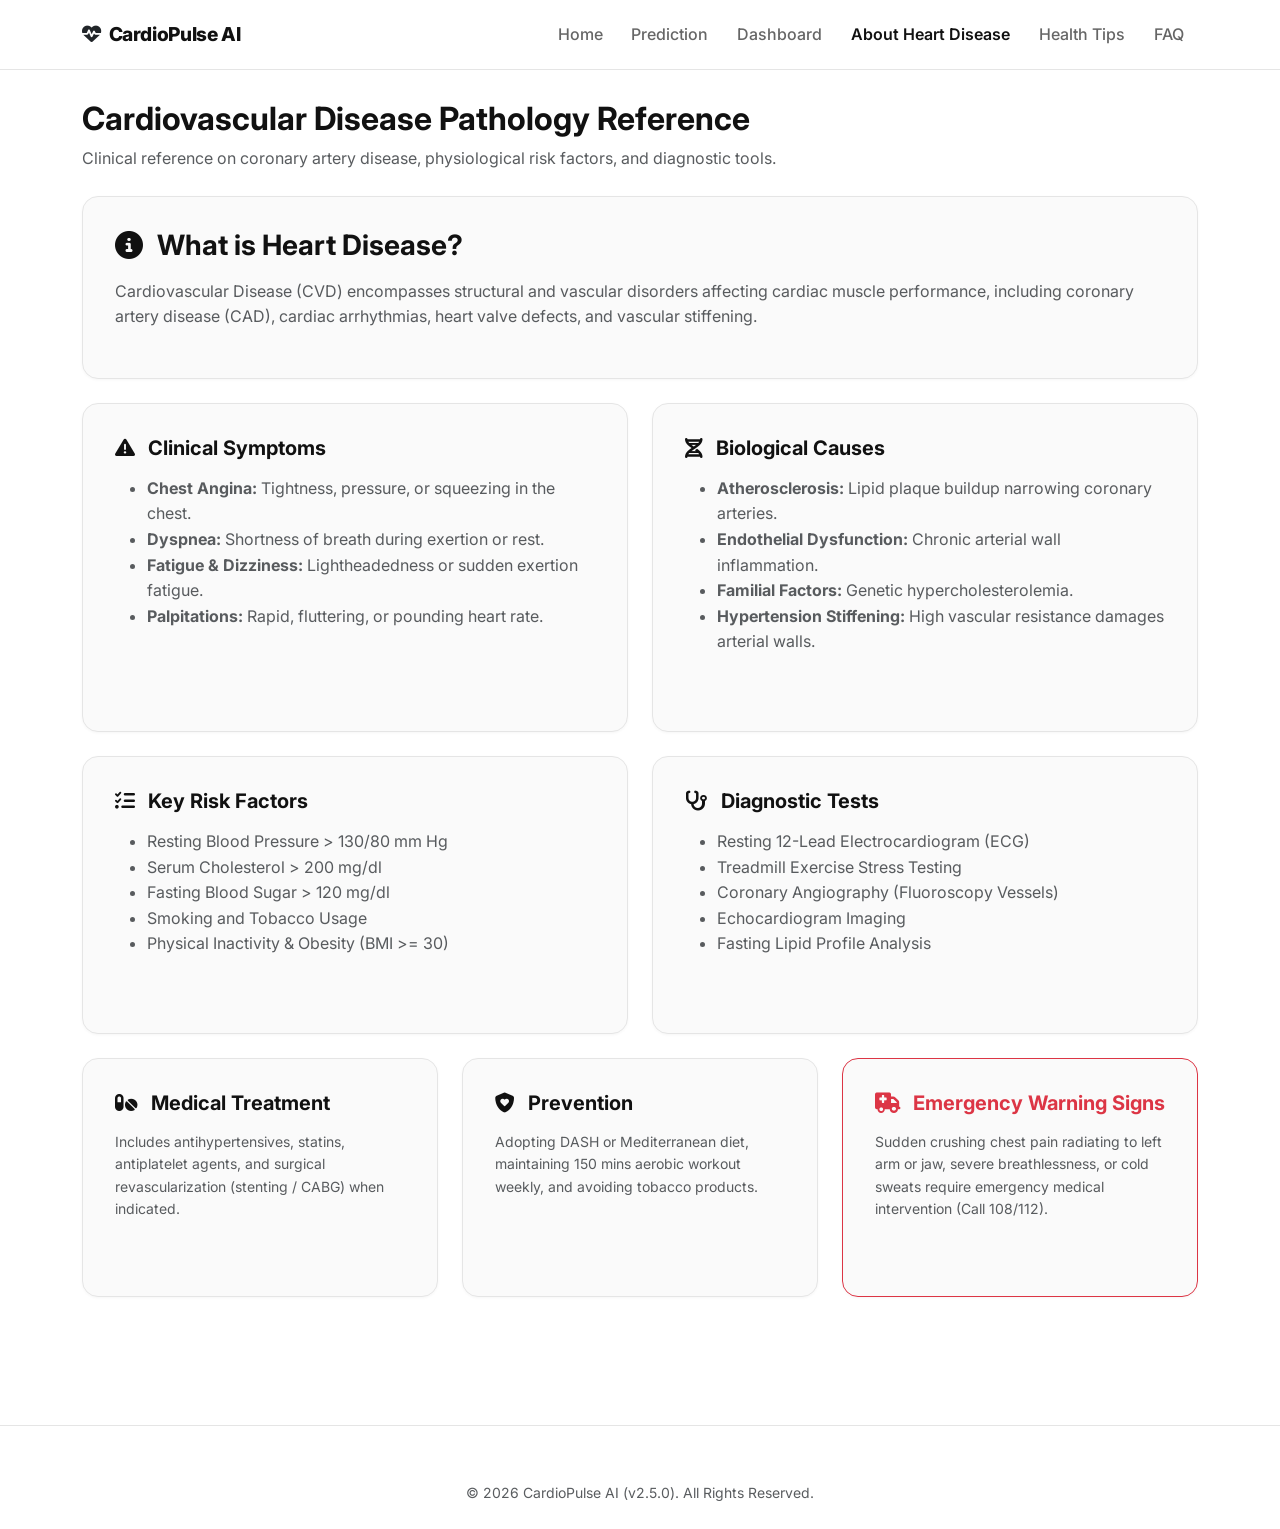
<file: frontend/about.html>
<!DOCTYPE html>
<html lang="en">
<head>
    <meta charset="UTF-8">
    <meta name="viewport" content="width=device-width, initial-scale=1.0">
    <title>About Heart Disease — CardioPulse AI</title>
    <link href="https://cdn.jsdelivr.net/npm/bootstrap@5.3.0/dist/css/bootstrap.min.css" rel="stylesheet">
    <link rel="stylesheet" href="https://cdnjs.cloudflare.com/ajax/libs/font-awesome/6.4.0/css/all.min.css">
    <link href="https://unpkg.com/aos@2.3.1/dist/aos.css" rel="stylesheet">
    <link rel="stylesheet" href="css/style.css">
</head>
<body>

    <!-- Sticky Navbar -->
    <nav class="navbar navbar-expand-lg navbar-custom fixed-top">
        <div class="container">
            <a class="navbar-brand" href="index.html">
                <i class="fa-solid fa-heart-pulse text-dark me-2"></i>CardioPulse AI
            </a>
            <button class="navbar-toggler" type="button" data-bs-toggle="collapse" data-bs-target="#navbarNav">
                <span class="navbar-toggler-icon"></span>
            </button>
            <div class="collapse navbar-collapse" id="navbarNav">
                <ul class="navbar-nav ms-auto align-items-center">
                    <li class="nav-item"><a class="nav-link" href="index.html">Home</a></li>
                    <li class="nav-item"><a class="nav-link" href="prediction.html">Prediction</a></li>
                    <li class="nav-item"><a class="nav-link" href="dashboard.html">Dashboard</a></li>
                    <li class="nav-item"><a class="nav-link active" href="about.html">About Heart Disease</a></li>
                    <li class="nav-item"><a class="nav-link" href="health-tips.html">Health Tips</a></li>
                    <li class="nav-item"><a class="nav-link" href="faq.html">FAQ</a></li>
                </ul>
            </div>
        </div>
    </nav>

    <main class="container py-4">

        <div class="mb-4" data-aos="fade-up">
            <h2 class="fw-bold">Cardiovascular Disease Pathology Reference</h2>
            <p class="text-muted">Clinical reference on coronary artery disease, physiological risk factors, and diagnostic tools.</p>
        </div>

        <!-- Section 1: What is Heart Disease -->
        <div class="med-card mb-4" data-aos="fade-up">
            <h3 class="fw-bold mb-3"><i class="fa-solid fa-circle-info me-2"></i> What is Heart Disease?</h3>
            <p class="text-muted">
                Cardiovascular Disease (CVD) encompasses structural and vascular disorders affecting cardiac muscle performance, including coronary artery disease (CAD), cardiac arrhythmias, heart valve defects, and vascular stiffening.
            </p>
        </div>

        <!-- Section 2: Symptoms & Causes -->
        <div class="row g-4 mb-4" data-aos="fade-up" data-aos-delay="100">
            <div class="col-md-6">
                <div class="med-card h-100">
                    <h5 class="fw-bold mb-3"><i class="fa-solid fa-triangle-exclamation me-2"></i> Clinical Symptoms</h5>
                    <ul class="text-muted">
                        <li><b>Chest Angina:</b> Tightness, pressure, or squeezing in the chest.</li>
                        <li><b>Dyspnea:</b> Shortness of breath during exertion or rest.</li>
                        <li><b>Fatigue & Dizziness:</b> Lightheadedness or sudden exertion fatigue.</li>
                        <li><b>Palpitations:</b> Rapid, fluttering, or pounding heart rate.</li>
                    </ul>
                </div>
            </div>
            <div class="col-md-6">
                <div class="med-card h-100">
                    <h5 class="fw-bold mb-3"><i class="fa-solid fa-dna me-2"></i> Biological Causes</h5>
                    <ul class="text-muted">
                        <li><b>Atherosclerosis:</b> Lipid plaque buildup narrowing coronary arteries.</li>
                        <li><b>Endothelial Dysfunction:</b> Chronic arterial wall inflammation.</li>
                        <li><b>Familial Factors:</b> Genetic hypercholesterolemia.</li>
                        <li><b>Hypertension Stiffening:</b> High vascular resistance damages arterial walls.</li>
                    </ul>
                </div>
            </div>
        </div>

        <!-- Section 3: Risk Factors & Diagnosis -->
        <div class="row g-4 mb-4" data-aos="fade-up" data-aos-delay="200">
            <div class="col-md-6">
                <div class="med-card h-100">
                    <h5 class="fw-bold mb-3"><i class="fa-solid fa-list-check me-2"></i> Key Risk Factors</h5>
                    <ul class="text-muted">
                        <li>Resting Blood Pressure > 130/80 mm Hg</li>
                        <li>Serum Cholesterol > 200 mg/dl</li>
                        <li>Fasting Blood Sugar > 120 mg/dl</li>
                        <li>Smoking and Tobacco Usage</li>
                        <li>Physical Inactivity & Obesity (BMI >= 30)</li>
                    </ul>
                </div>
            </div>
            <div class="col-md-6">
                <div class="med-card h-100">
                    <h5 class="fw-bold mb-3"><i class="fa-solid fa-stethoscope me-2"></i> Diagnostic Tests</h5>
                    <ul class="text-muted">
                        <li>Resting 12-Lead Electrocardiogram (ECG)</li>
                        <li>Treadmill Exercise Stress Testing</li>
                        <li>Coronary Angiography (Fluoroscopy Vessels)</li>
                        <li>Echocardiogram Imaging</li>
                        <li>Fasting Lipid Profile Analysis</li>
                    </ul>
                </div>
            </div>
        </div>

        <!-- Section 4: Treatment & Prevention & Emergency Warning Signs -->
        <div class="row g-4 mb-4" data-aos="fade-up" data-aos-delay="300">
            <div class="col-md-4">
                <div class="med-card h-100">
                    <h5 class="fw-bold mb-3"><i class="fa-solid fa-pills me-2"></i> Medical Treatment</h5>
                    <p class="text-muted small">Includes antihypertensives, statins, antiplatelet agents, and surgical revascularization (stenting / CABG) when indicated.</p>
                </div>
            </div>
            <div class="col-md-4">
                <div class="med-card h-100">
                    <h5 class="fw-bold mb-3"><i class="fa-solid fa-shield-heart me-2"></i> Prevention</h5>
                    <p class="text-muted small">Adopting DASH or Mediterranean diet, maintaining 150 mins aerobic workout weekly, and avoiding tobacco products.</p>
                </div>
            </div>
            <div class="col-md-4">
                <div class="med-card h-100 border-danger">
                    <h5 class="fw-bold mb-3 text-danger"><i class="fa-solid fa-truck-medical me-2"></i> Emergency Warning Signs</h5>
                    <p class="text-muted small mb-0">Sudden crushing chest pain radiating to left arm or jaw, severe breathlessness, or cold sweats require emergency medical intervention (Call 108/112).</p>
                </div>
            </div>
        </div>

    </main>

    <footer class="footer-custom">
        <div class="container text-muted small text-center">
            © 2026 CardioPulse AI (v2.5.0). All Rights Reserved.
        </div>
    </footer>

    <script src="https://cdn.jsdelivr.net/npm/bootstrap@5.3.0/dist/js/bootstrap.bundle.min.js"></script>
    <script src="https://unpkg.com/aos@2.3.1/dist/aos.js"></script>
    <script src="js/animations.js"></script>
    <script src="js/app.js"></script>
</body>
</html>
</file>
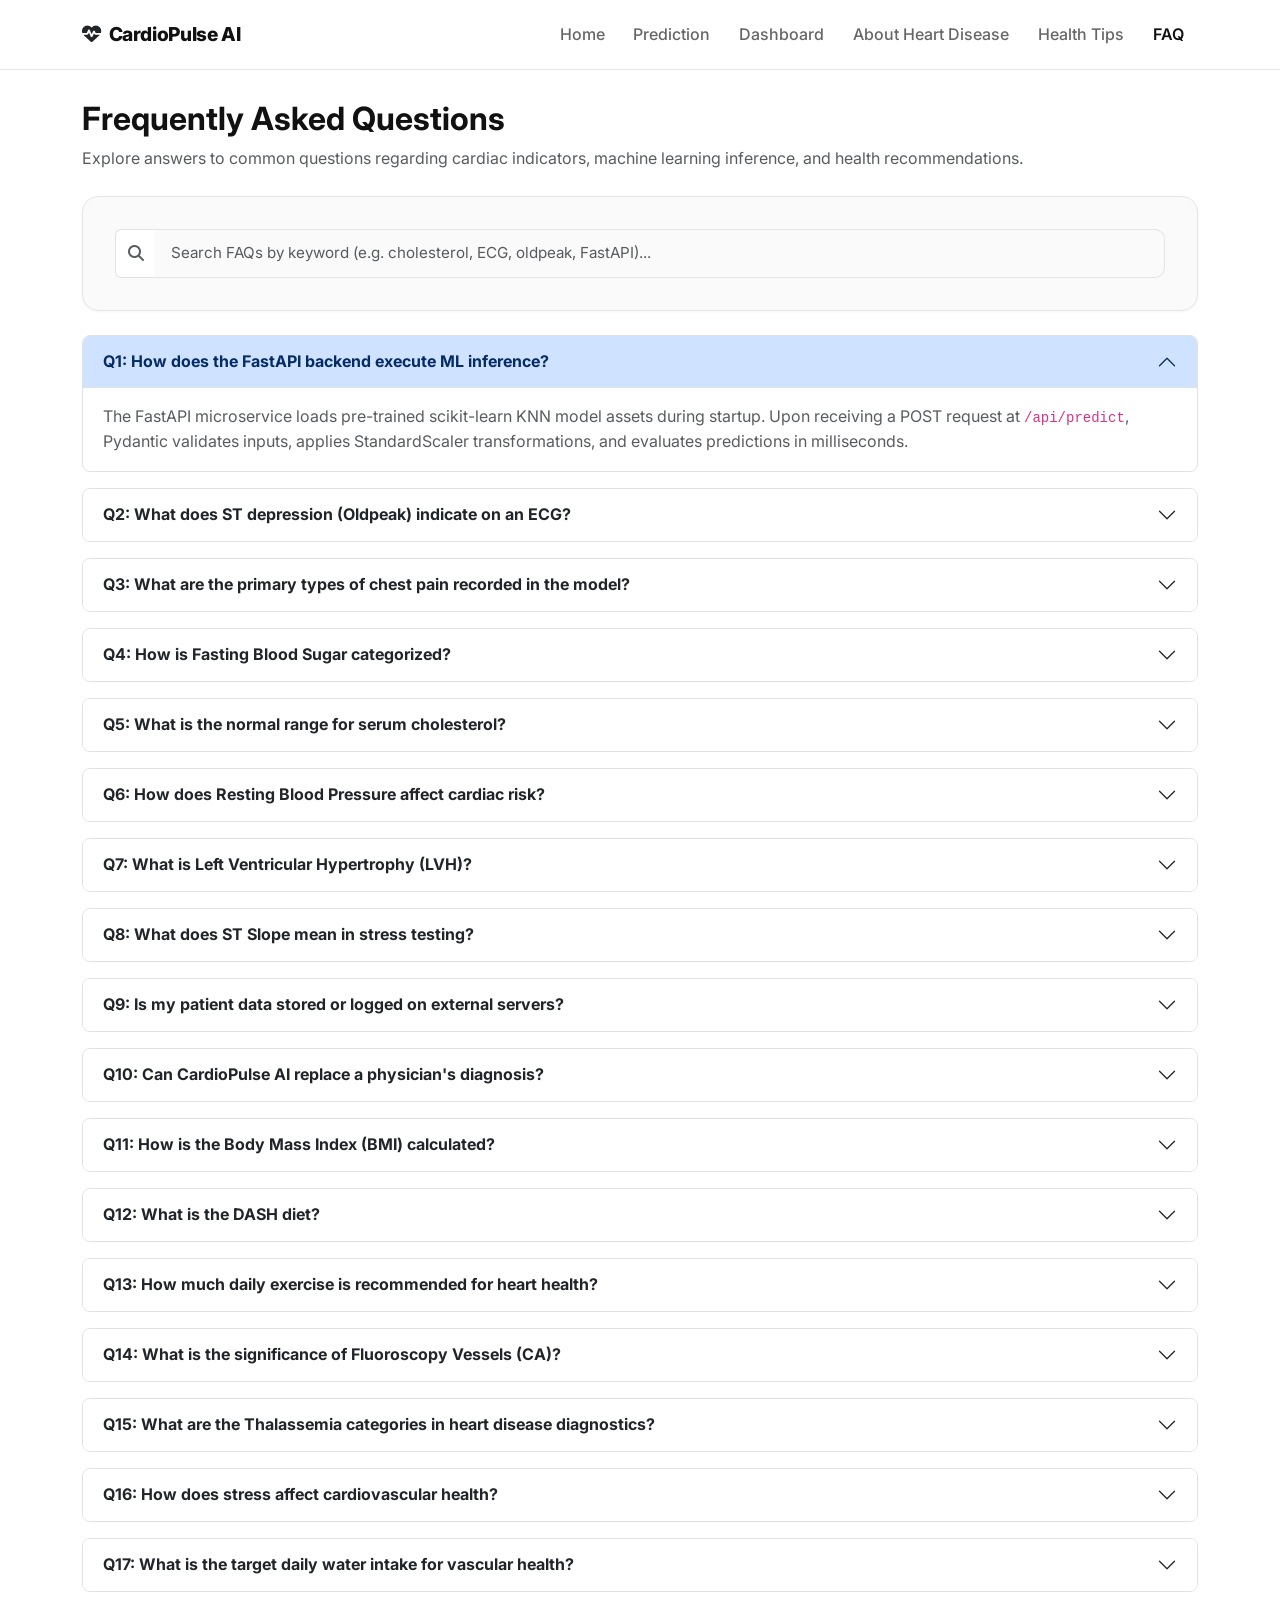
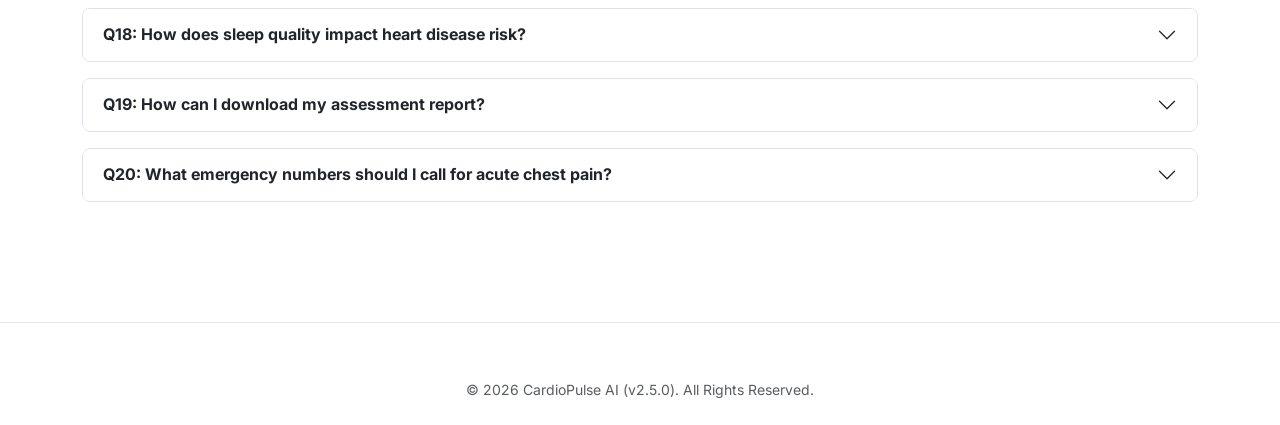
<file: frontend/faq.html>
<!DOCTYPE html>
<html lang="en">
<head>
    <meta charset="UTF-8">
    <meta name="viewport" content="width=device-width, initial-scale=1.0">
    <title>FAQ — CardioPulse AI</title>
    <link href="https://cdn.jsdelivr.net/npm/bootstrap@5.3.0/dist/css/bootstrap.min.css" rel="stylesheet">
    <link rel="stylesheet" href="https://cdnjs.cloudflare.com/ajax/libs/font-awesome/6.4.0/css/all.min.css">
    <link href="https://unpkg.com/aos@2.3.1/dist/aos.css" rel="stylesheet">
    <link rel="stylesheet" href="css/style.css">
</head>
<body>

    <!-- Sticky Navbar -->
    <nav class="navbar navbar-expand-lg navbar-custom fixed-top">
        <div class="container">
            <a class="navbar-brand" href="index.html">
                <i class="fa-solid fa-heart-pulse text-dark me-2"></i>CardioPulse AI
            </a>
            <button class="navbar-toggler" type="button" data-bs-toggle="collapse" data-bs-target="#navbarNav">
                <span class="navbar-toggler-icon"></span>
            </button>
            <div class="collapse navbar-collapse" id="navbarNav">
                <ul class="navbar-nav ms-auto align-items-center">
                    <li class="nav-item"><a class="nav-link" href="index.html">Home</a></li>
                    <li class="nav-item"><a class="nav-link" href="prediction.html">Prediction</a></li>
                    <li class="nav-item"><a class="nav-link" href="dashboard.html">Dashboard</a></li>
                    <li class="nav-item"><a class="nav-link" href="about.html">About Heart Disease</a></li>
                    <li class="nav-item"><a class="nav-link" href="health-tips.html">Health Tips</a></li>
                    <li class="nav-item"><a class="nav-link active" href="faq.html">FAQ</a></li>
                </ul>
            </div>
        </div>
    </nav>

    <main class="container py-4">

        <div class="mb-4" data-aos="fade-up">
            <h2 class="fw-bold">Frequently Asked Questions</h2>
            <p class="text-muted">Explore answers to common questions regarding cardiac indicators, machine learning inference, and health recommendations.</p>
        </div>

        <!-- Live Search Bar -->
        <div class="med-card mb-4" data-aos="fade-up">
            <div class="input-group">
                <span class="input-group-text bg-white border-end-0"><i class="fa-solid fa-magnifying-glass text-muted"></i></span>
                <input type="text" id="faqSearchInput" class="form-control border-start-0" placeholder="Search FAQs by keyword (e.g. cholesterol, ECG, oldpeak, FastAPI)...">
            </div>
        </div>

        <!-- Accordion Container (20 Q&As) -->
        <div class="accordion" id="faqAccordion" data-aos="fade-up" data-aos-delay="100">

            <div class="accordion-item mb-3 border rounded-3 overflow-hidden">
                <h2 class="accordion-header" id="faq1">
                    <button class="accordion-button fw-bold" type="button" data-bs-toggle="collapse" data-bs-target="#col1">
                        Q1: How does the FastAPI backend execute ML inference?
                    </button>
                </h2>
                <div id="col1" class="accordion-collapse collapse show" data-bs-parent="#faqAccordion">
                    <div class="accordion-body text-muted">
                        The FastAPI microservice loads pre-trained scikit-learn KNN model assets during startup. Upon receiving a POST request at <code>/api/predict</code>, Pydantic validates inputs, applies StandardScaler transformations, and evaluates predictions in milliseconds.
                    </div>
                </div>
            </div>

            <div class="accordion-item mb-3 border rounded-3 overflow-hidden">
                <h2 class="accordion-header" id="faq2">
                    <button class="accordion-button collapsed fw-bold" type="button" data-bs-toggle="collapse" data-bs-target="#col2">
                        Q2: What does ST depression (Oldpeak) indicate on an ECG?
                    </button>
                </h2>
                <div id="col2" class="accordion-collapse collapse" data-bs-parent="#faqAccordion">
                    <div class="accordion-body text-muted">
                        Oldpeak represents the displacement of the ST segment during peak exercise relative to rest. Values above 1.0 mm often correlate with reduced coronary blood flow.
                    </div>
                </div>
            </div>

            <div class="accordion-item mb-3 border rounded-3 overflow-hidden">
                <h2 class="accordion-header" id="faq3">
                    <button class="accordion-button collapsed fw-bold" type="button" data-bs-toggle="collapse" data-bs-target="#col3">
                        Q3: What are the primary types of chest pain recorded in the model?
                    </button>
                </h2>
                <div id="col3" class="accordion-collapse collapse" data-bs-parent="#faqAccordion">
                    <div class="accordion-body text-muted">
                        The model evaluates four types: ATA (Atypical Angina), NAP (Non-Anginal Pain), TA (Typical Angina), and ASY (Asymptomatic).
                    </div>
                </div>
            </div>

            <div class="accordion-item mb-3 border rounded-3 overflow-hidden">
                <h2 class="accordion-header" id="faq4">
                    <button class="accordion-button collapsed fw-bold" type="button" data-bs-toggle="collapse" data-bs-target="#col4">
                        Q4: How is Fasting Blood Sugar categorized?
                    </button>
                </h2>
                <div id="col4" class="accordion-collapse collapse" data-bs-parent="#faqAccordion">
                    <div class="accordion-body text-muted">
                        Fasting Blood Sugar > 120 mg/dl is coded as 1, indicating elevated blood glucose or diabetes risk, whereas <= 120 mg/dl is coded as 0.
                    </div>
                </div>
            </div>

            <div class="accordion-item mb-3 border rounded-3 overflow-hidden">
                <h2 class="accordion-header" id="faq5">
                    <button class="accordion-button collapsed fw-bold" type="button" data-bs-toggle="collapse" data-bs-target="#col5">
                        Q5: What is the normal range for serum cholesterol?
                    </button>
                </h2>
                <div id="col5" class="accordion-collapse collapse" data-bs-parent="#faqAccordion">
                    <div class="accordion-body text-muted">
                        Desirable serum cholesterol is below 200 mg/dl. Borderline high is 200-239 mg/dl, and high is >= 240 mg/dl.
                    </div>
                </div>
            </div>

            <div class="accordion-item mb-3 border rounded-3 overflow-hidden">
                <h2 class="accordion-header" id="faq6">
                    <button class="accordion-button collapsed fw-bold" type="button" data-bs-toggle="collapse" data-bs-target="#col6">
                        Q6: How does Resting Blood Pressure affect cardiac risk?
                    </button>
                </h2>
                <div id="col6" class="accordion-collapse collapse" data-bs-parent="#faqAccordion">
                    <div class="accordion-body text-muted">
                        Resting BP above 130/80 mm Hg increases arterial wall tension, causing vessel stiffening and elevated cardiac workload over time.
                    </div>
                </div>
            </div>

            <div class="accordion-item mb-3 border rounded-3 overflow-hidden">
                <h2 class="accordion-header" id="faq7">
                    <button class="accordion-button collapsed fw-bold" type="button" data-bs-toggle="collapse" data-bs-target="#col7">
                        Q7: What is Left Ventricular Hypertrophy (LVH)?
                    </button>
                </h2>
                <div id="col7" class="accordion-collapse collapse" data-bs-parent="#faqAccordion">
                    <div class="accordion-body text-muted">
                        LVH is thickening of the muscle wall of the heart's main pumping chamber, often caused by chronic hypertension.
                    </div>
                </div>
            </div>

            <div class="accordion-item mb-3 border rounded-3 overflow-hidden">
                <h2 class="accordion-header" id="faq8">
                    <button class="accordion-button collapsed fw-bold" type="button" data-bs-toggle="collapse" data-bs-target="#col8">
                        Q8: What does ST Slope mean in stress testing?
                    </button>
                </h2>
                <div id="col8" class="accordion-collapse collapse" data-bs-parent="#faqAccordion">
                    <div class="accordion-body text-muted">
                        ST Slope describes the trajectory of the ST segment during peak exercise (Up, Flat, or Down). Flat and Down slopes correlate with severe ischemic disease.
                    </div>
                </div>
            </div>

            <div class="accordion-item mb-3 border rounded-3 overflow-hidden">
                <h2 class="accordion-header" id="faq9">
                    <button class="accordion-button collapsed fw-bold" type="button" data-bs-toggle="collapse" data-bs-target="#col9">
                        Q9: Is my patient data stored or logged on external servers?
                    </button>
                </h2>
                <div id="col9" class="accordion-collapse collapse" data-bs-parent="#faqAccordion">
                    <div class="accordion-body text-muted">
                        No. Predictions run in local memory. Patient inputs are processed instantly without external storage.
                    </div>
                </div>
            </div>

            <div class="accordion-item mb-3 border rounded-3 overflow-hidden">
                <h2 class="accordion-header" id="faq10">
                    <button class="accordion-button collapsed fw-bold" type="button" data-bs-toggle="collapse" data-bs-target="#col10">
                        Q10: Can CardioPulse AI replace a physician's diagnosis?
                    </button>
                </h2>
                <div id="col10" class="accordion-collapse collapse" data-bs-parent="#faqAccordion">
                    <div class="accordion-body text-muted">
                        No. CardioPulse AI is a preliminary screening and decision support system. Final diagnoses must be made by qualified medical doctors.
                    </div>
                </div>
            </div>

            <div class="accordion-item mb-3 border rounded-3 overflow-hidden">
                <h2 class="accordion-header" id="faq11">
                    <button class="accordion-button collapsed fw-bold" type="button" data-bs-toggle="collapse" data-bs-target="#col11">
                        Q11: How is the Body Mass Index (BMI) calculated?
                    </button>
                </h2>
                <div id="col11" class="accordion-collapse collapse" data-bs-parent="#faqAccordion">
                    <div class="accordion-body text-muted">
                        BMI is weight in kilograms divided by height in meters squared (kg/m²). Categories include Normal (18.5-24.9), Overweight (25-29.9), and Obese (>=30).
                    </div>
                </div>
            </div>

            <div class="accordion-item mb-3 border rounded-3 overflow-hidden">
                <h2 class="accordion-header" id="faq12">
                    <button class="accordion-button collapsed fw-bold" type="button" data-bs-toggle="collapse" data-bs-target="#col12">
                        Q12: What is the DASH diet?
                    </button>
                </h2>
                <div id="col12" class="accordion-collapse collapse" data-bs-parent="#faqAccordion">
                    <div class="accordion-body text-muted">
                        DASH (Dietary Approaches to Stop Hypertension) focuses on fruits, vegetables, whole grains, lean protein, and sodium limitation under 2,000 mg/day.
                    </div>
                </div>
            </div>

            <div class="accordion-item mb-3 border rounded-3 overflow-hidden">
                <h2 class="accordion-header" id="faq13">
                    <button class="accordion-button collapsed fw-bold" type="button" data-bs-toggle="collapse" data-bs-target="#col13">
                        Q13: How much daily exercise is recommended for heart health?
                    </button>
                </h2>
                <div id="col13" class="accordion-collapse collapse" data-bs-parent="#faqAccordion">
                    <div class="accordion-body text-muted">
                        The American Heart Association recommends at least 150 minutes of moderate aerobic exercise per week.
                    </div>
                </div>
            </div>

            <div class="accordion-item mb-3 border rounded-3 overflow-hidden">
                <h2 class="accordion-header" id="faq14">
                    <button class="accordion-button collapsed fw-bold" type="button" data-bs-toggle="collapse" data-bs-target="#col14">
                        Q14: What is the significance of Fluoroscopy Vessels (CA)?
                    </button>
                </h2>
                <div id="col14" class="accordion-collapse collapse" data-bs-parent="#faqAccordion">
                    <div class="accordion-body text-muted">
                        Fluoroscopy identifies the number of major coronary vessels (0 to 3) colored by contrast dye. More colored vessels indicate significant blockage.
                    </div>
                </div>
            </div>

            <div class="accordion-item mb-3 border rounded-3 overflow-hidden">
                <h2 class="accordion-header" id="faq15">
                    <button class="accordion-button collapsed fw-bold" type="button" data-bs-toggle="collapse" data-bs-target="#col15">
                        Q15: What are the Thalassemia categories in heart disease diagnostics?
                    </button>
                </h2>
                <div id="col15" class="accordion-collapse collapse" data-bs-parent="#faqAccordion">
                    <div class="accordion-body text-muted">
                        Categories include Normal, Fixed Defect (permanent tissue damage), and Reversible Defect (transient ischemia during stress).
                    </div>
                </div>
            </div>

            <div class="accordion-item mb-3 border rounded-3 overflow-hidden">
                <h2 class="accordion-header" id="faq16">
                    <button class="accordion-button collapsed fw-bold" type="button" data-bs-toggle="collapse" data-bs-target="#col16">
                        Q16: How does stress affect cardiovascular health?
                    </button>
                </h2>
                <div id="col16" class="accordion-collapse collapse" data-bs-parent="#faqAccordion">
                    <div class="accordion-body text-muted">
                        Chronic stress triggers cortisol and adrenaline release, increasing heart rate, blood pressure, and arterial inflammation.
                    </div>
                </div>
            </div>

            <div class="accordion-item mb-3 border rounded-3 overflow-hidden">
                <h2 class="accordion-header" id="faq17">
                    <button class="accordion-button collapsed fw-bold" type="button" data-bs-toggle="collapse" data-bs-target="#col17">
                        Q17: What is the target daily water intake for vascular health?
                    </button>
                </h2>
                <div id="col17" class="accordion-collapse collapse" data-bs-parent="#faqAccordion">
                    <div class="accordion-body text-muted">
                        Targeting 2.5 to 3.0 Liters of water daily optimizes blood plasma volume and prevents dehydration-induced blood viscosity spikes.
                    </div>
                </div>
            </div>

            <div class="accordion-item mb-3 border rounded-3 overflow-hidden">
                <h2 class="accordion-header" id="faq18">
                    <button class="accordion-button collapsed fw-bold" type="button" data-bs-toggle="collapse" data-bs-target="#col18">
                        Q18: How does sleep quality impact heart disease risk?
                    </button>
                </h2>
                <div id="col18" class="accordion-collapse collapse" data-bs-parent="#faqAccordion">
                    <div class="accordion-body text-muted">
                        Fewer than 6 hours of sleep per night is associated with hyper-reactivity of the sympathetic nervous system and elevated hypertension risk.
                    </div>
                </div>
            </div>

            <div class="accordion-item mb-3 border rounded-3 overflow-hidden">
                <h2 class="accordion-header" id="faq19">
                    <button class="accordion-button collapsed fw-bold" type="button" data-bs-toggle="collapse" data-bs-target="#col19">
                        Q19: How can I download my assessment report?
                    </button>
                </h2>
                <div id="col19" class="accordion-collapse collapse" data-bs-parent="#faqAccordion">
                    <div class="accordion-body text-muted">
                        After submitting the prediction form, click the "Download Clinical Report (.txt)" button at the bottom of the result card.
                    </div>
                </div>
            </div>

            <div class="accordion-item mb-3 border rounded-3 overflow-hidden">
                <h2 class="accordion-header" id="faq20">
                    <button class="accordion-button collapsed fw-bold" type="button" data-bs-toggle="collapse" data-bs-target="#col20">
                        Q20: What emergency numbers should I call for acute chest pain?
                    </button>
                </h2>
                <div id="col20" class="accordion-collapse collapse" data-bs-parent="#faqAccordion">
                    <div class="accordion-body text-muted">
                        Call national emergency response 108 / 112 or cardiac helpline 1800-123-CARDIAC immediately.
                    </div>
                </div>
            </div>

        </div>

    </main>

    <footer class="footer-custom">
        <div class="container text-muted small text-center">
            © 2026 CardioPulse AI (v2.5.0). All Rights Reserved.
        </div>
    </footer>

    <script src="https://cdn.jsdelivr.net/npm/bootstrap@5.3.0/dist/js/bootstrap.bundle.min.js"></script>
    <script src="https://unpkg.com/aos@2.3.1/dist/aos.js"></script>
    <script src="js/animations.js"></script>
    <script src="js/app.js"></script>
    <script src="js/faq.js"></script>
</body>
</html>
</file>
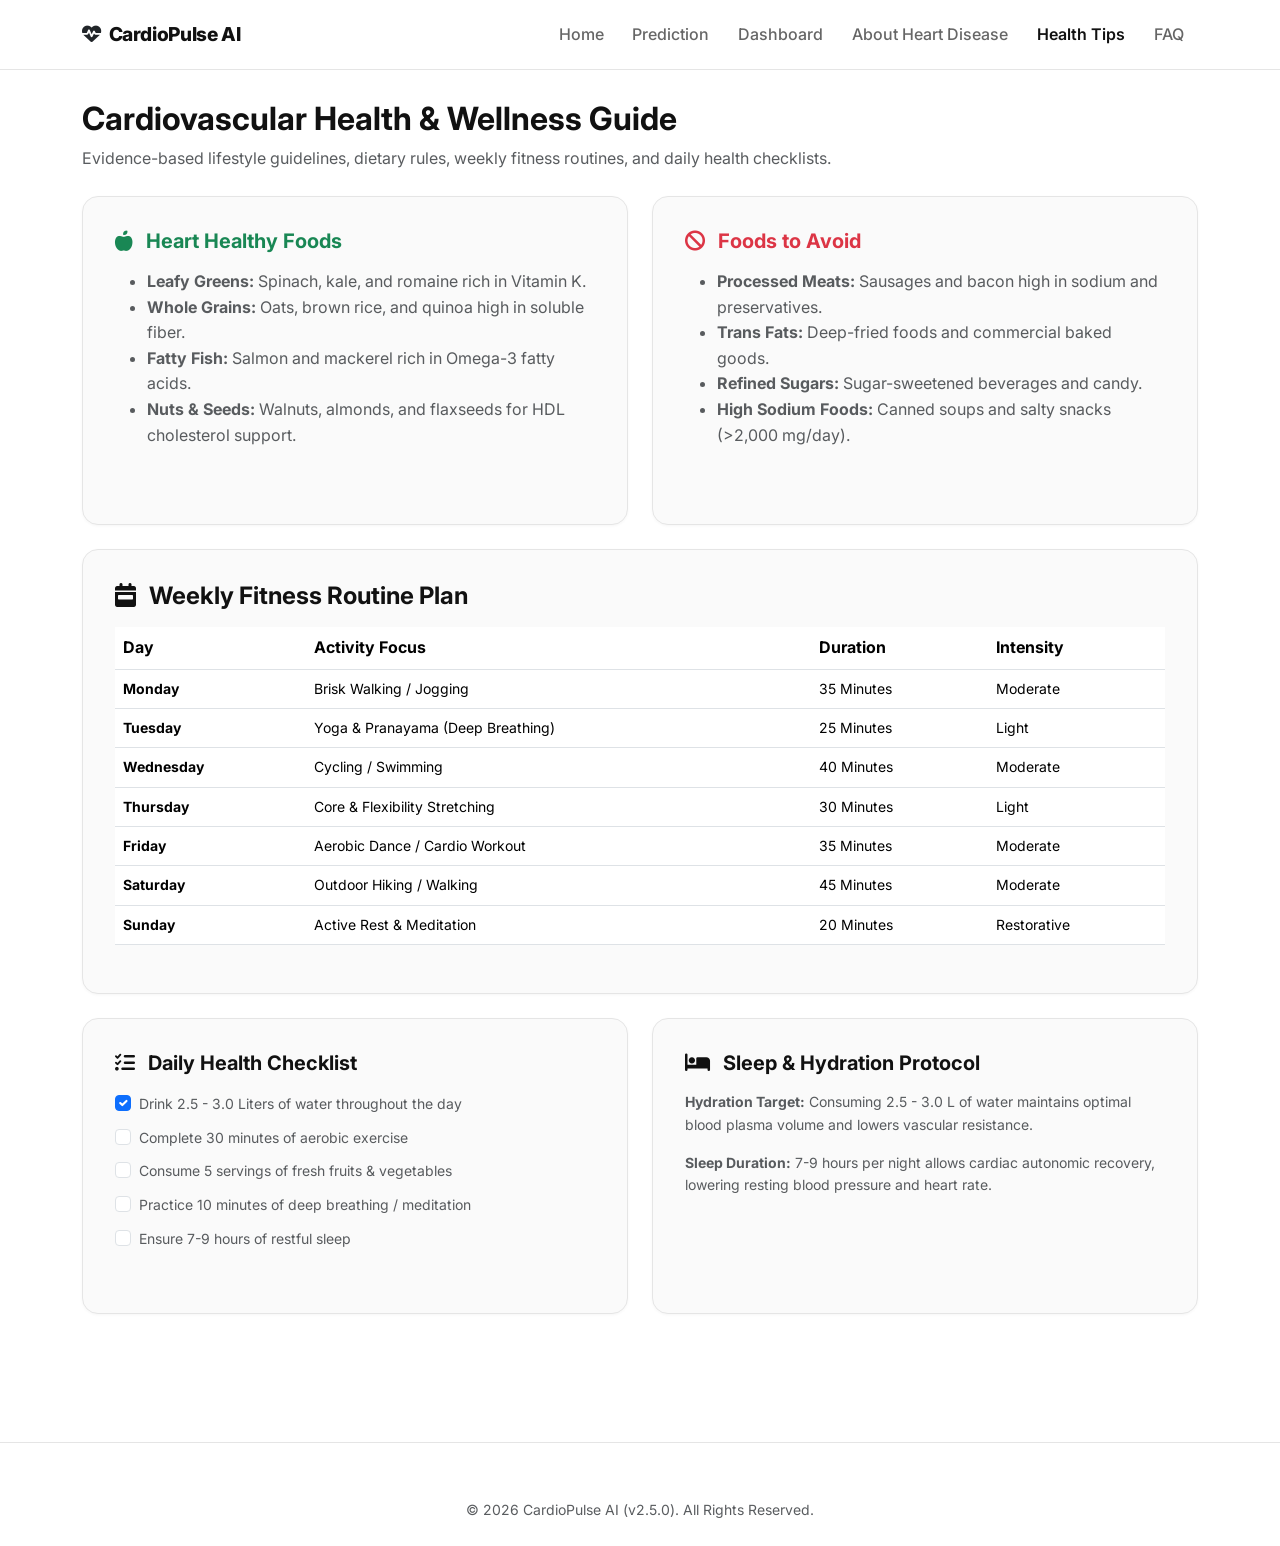
<file: frontend/health-tips.html>
<!DOCTYPE html>
<html lang="en">
<head>
    <meta charset="UTF-8">
    <meta name="viewport" content="width=device-width, initial-scale=1.0">
    <title>Health Tips — CardioPulse AI</title>
    <link href="https://cdn.jsdelivr.net/npm/bootstrap@5.3.0/dist/css/bootstrap.min.css" rel="stylesheet">
    <link rel="stylesheet" href="https://cdnjs.cloudflare.com/ajax/libs/font-awesome/6.4.0/css/all.min.css">
    <link href="https://unpkg.com/aos@2.3.1/dist/aos.css" rel="stylesheet">
    <link rel="stylesheet" href="css/style.css">
</head>
<body>

    <!-- Sticky Navbar -->
    <nav class="navbar navbar-expand-lg navbar-custom fixed-top">
        <div class="container">
            <a class="navbar-brand" href="index.html">
                <i class="fa-solid fa-heart-pulse text-dark me-2"></i>CardioPulse AI
            </a>
            <button class="navbar-toggler" type="button" data-bs-toggle="collapse" data-bs-target="#navbarNav">
                <span class="navbar-toggler-icon"></span>
            </button>
            <div class="collapse navbar-collapse" id="navbarNav">
                <ul class="navbar-nav ms-auto align-items-center">
                    <li class="nav-item"><a class="nav-link" href="index.html">Home</a></li>
                    <li class="nav-item"><a class="nav-link" href="prediction.html">Prediction</a></li>
                    <li class="nav-item"><a class="nav-link" href="dashboard.html">Dashboard</a></li>
                    <li class="nav-item"><a class="nav-link" href="about.html">About Heart Disease</a></li>
                    <li class="nav-item"><a class="nav-link active" href="health-tips.html">Health Tips</a></li>
                    <li class="nav-item"><a class="nav-link" href="faq.html">FAQ</a></li>
                </ul>
            </div>
        </div>
    </nav>

    <main class="container py-4">

        <div class="mb-4" data-aos="fade-up">
            <h2 class="fw-bold">Cardiovascular Health & Wellness Guide</h2>
            <p class="text-muted">Evidence-based lifestyle guidelines, dietary rules, weekly fitness routines, and daily health checklists.</p>
        </div>

        <!-- Section 1: Heart Healthy Foods vs Foods to Avoid -->
        <div class="row g-4 mb-4" data-aos="fade-up">
            <div class="col-md-6">
                <div class="med-card h-100">
                    <h5 class="fw-bold mb-3 text-success"><i class="fa-solid fa-apple-whole me-2"></i> Heart Healthy Foods</h5>
                    <ul class="text-muted">
                        <li><b>Leafy Greens:</b> Spinach, kale, and romaine rich in Vitamin K.</li>
                        <li><b>Whole Grains:</b> Oats, brown rice, and quinoa high in soluble fiber.</li>
                        <li><b>Fatty Fish:</b> Salmon and mackerel rich in Omega-3 fatty acids.</li>
                        <li><b>Nuts & Seeds:</b> Walnuts, almonds, and flaxseeds for HDL cholesterol support.</li>
                    </ul>
                </div>
            </div>
            <div class="col-md-6">
                <div class="med-card h-100">
                    <h5 class="fw-bold mb-3 text-danger"><i class="fa-solid fa-ban me-2"></i> Foods to Avoid</h5>
                    <ul class="text-muted">
                        <li><b>Processed Meats:</b> Sausages and bacon high in sodium and preservatives.</li>
                        <li><b>Trans Fats:</b> Deep-fried foods and commercial baked goods.</li>
                        <li><b>Refined Sugars:</b> Sugar-sweetened beverages and candy.</li>
                        <li><b>High Sodium Foods:</b> Canned soups and salty snacks (>2,000 mg/day).</li>
                    </ul>
                </div>
            </div>
        </div>

        <!-- Section 2: Weekly Fitness Plan -->
        <div class="med-card mb-4" data-aos="fade-up" data-aos-delay="100">
            <h4 class="fw-bold mb-3"><i class="fa-solid fa-calendar-week me-2"></i> Weekly Fitness Routine Plan</h4>
            <div class="table-responsive">
                <table class="table align-middle">
                    <thead>
                        <tr>
                            <th>Day</th>
                            <th>Activity Focus</th>
                            <th>Duration</th>
                            <th>Intensity</th>
                        </tr>
                    </thead>
                    <tbody class="text-muted small">
                        <tr>
                            <td><b>Monday</b></td>
                            <td>Brisk Walking / Jogging</td>
                            <td>35 Minutes</td>
                            <td>Moderate</td>
                        </tr>
                        <tr>
                            <td><b>Tuesday</b></td>
                            <td>Yoga & Pranayama (Deep Breathing)</td>
                            <td>25 Minutes</td>
                            <td>Light</td>
                        </tr>
                        <tr>
                            <td><b>Wednesday</b></td>
                            <td>Cycling / Swimming</td>
                            <td>40 Minutes</td>
                            <td>Moderate</td>
                        </tr>
                        <tr>
                            <td><b>Thursday</b></td>
                            <td>Core & Flexibility Stretching</td>
                            <td>30 Minutes</td>
                            <td>Light</td>
                        </tr>
                        <tr>
                            <td><b>Friday</b></td>
                            <td>Aerobic Dance / Cardio Workout</td>
                            <td>35 Minutes</td>
                            <td>Moderate</td>
                        </tr>
                        <tr>
                            <td><b>Saturday</b></td>
                            <td>Outdoor Hiking / Walking</td>
                            <td>45 Minutes</td>
                            <td>Moderate</td>
                        </tr>
                        <tr>
                            <td><b>Sunday</b></td>
                            <td>Active Rest & Meditation</td>
                            <td>20 Minutes</td>
                            <td>Restorative</td>
                        </tr>
                    </tbody>
                </table>
            </div>
        </div>

        <!-- Section 3: Daily Health Checklist & Wellness Cards -->
        <div class="row g-4 mb-4" data-aos="fade-up" data-aos-delay="200">
            <div class="col-md-6">
                <div class="med-card h-100">
                    <h5 class="fw-bold mb-3"><i class="fa-solid fa-list-check me-2"></i> Daily Health Checklist</h5>
                    <div class="form-check mb-2">
                        <input class="form-check-input" type="checkbox" id="check1" checked>
                        <label class="form-check-label text-muted small" for="check1">Drink 2.5 - 3.0 Liters of water throughout the day</label>
                    </div>
                    <div class="form-check mb-2">
                        <input class="form-check-input" type="checkbox" id="check2">
                        <label class="form-check-label text-muted small" for="check2">Complete 30 minutes of aerobic exercise</label>
                    </div>
                    <div class="form-check mb-2">
                        <input class="form-check-input" type="checkbox" id="check3">
                        <label class="form-check-label text-muted small" for="check3">Consume 5 servings of fresh fruits & vegetables</label>
                    </div>
                    <div class="form-check mb-2">
                        <input class="form-check-input" type="checkbox" id="check4">
                        <label class="form-check-label text-muted small" for="check4">Practice 10 minutes of deep breathing / meditation</label>
                    </div>
                    <div class="form-check">
                        <input class="form-check-input" type="checkbox" id="check5">
                        <label class="form-check-label text-muted small" for="check5">Ensure 7-9 hours of restful sleep</label>
                    </div>
                </div>
            </div>
            <div class="col-md-6">
                <div class="med-card h-100">
                    <h5 class="fw-bold mb-3"><i class="fa-solid fa-bed me-2"></i> Sleep & Hydration Protocol</h5>
                    <p class="text-muted small"><b>Hydration Target:</b> Consuming 2.5 - 3.0 L of water maintains optimal blood plasma volume and lowers vascular resistance.</p>
                    <p class="text-muted small mb-0"><b>Sleep Duration:</b> 7-9 hours per night allows cardiac autonomic recovery, lowering resting blood pressure and heart rate.</p>
                </div>
            </div>
        </div>

    </main>

    <footer class="footer-custom">
        <div class="container text-muted small text-center">
            © 2026 CardioPulse AI (v2.5.0). All Rights Reserved.
        </div>
    </footer>

    <script src="https://cdn.jsdelivr.net/npm/bootstrap@5.3.0/dist/js/bootstrap.bundle.min.js"></script>
    <script src="https://unpkg.com/aos@2.3.1/dist/aos.js"></script>
    <script src="js/animations.js"></script>
    <script src="js/app.js"></script>
</body>
</html>
</file>
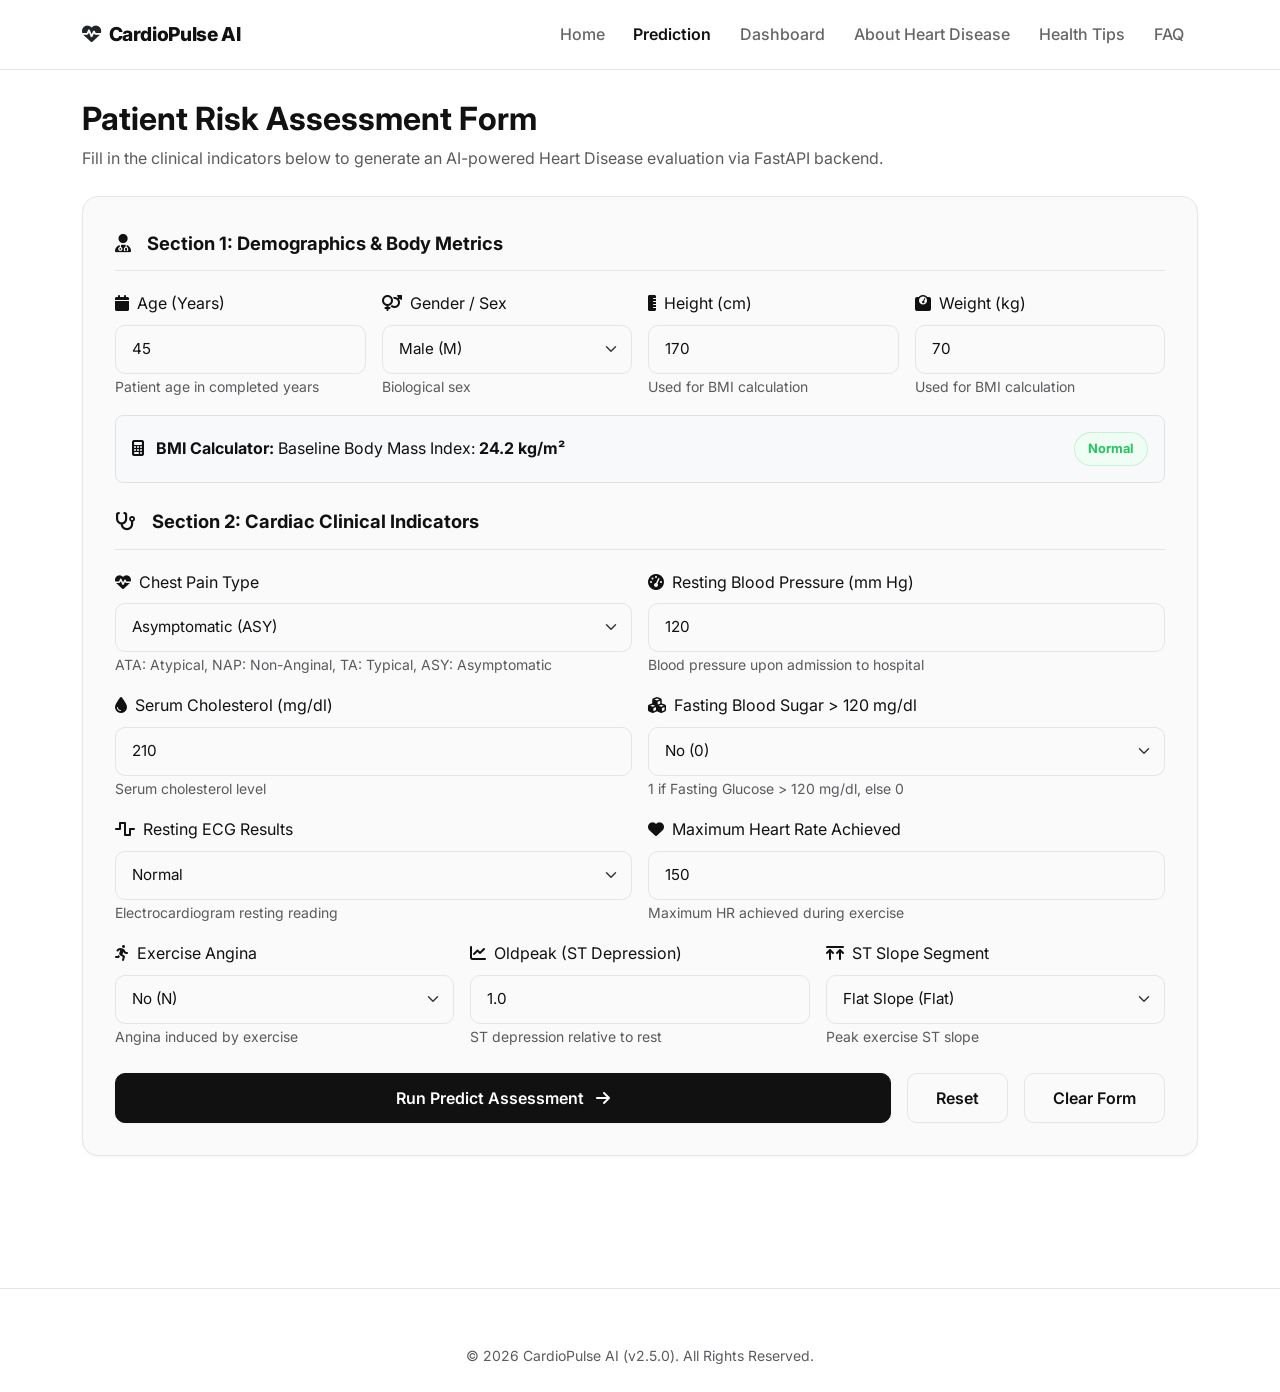
<file: frontend/prediction.html>
<!DOCTYPE html>
<html lang="en">
<head>
    <meta charset="UTF-8">
    <meta name="viewport" content="width=device-width, initial-scale=1.0">
    <title>Prediction — CardioPulse AI</title>
    <link href="https://cdn.jsdelivr.net/npm/bootstrap@5.3.0/dist/css/bootstrap.min.css" rel="stylesheet">
    <link rel="stylesheet" href="https://cdnjs.cloudflare.com/ajax/libs/font-awesome/6.4.0/css/all.min.css">
    <link href="https://unpkg.com/aos@2.3.1/dist/aos.css" rel="stylesheet">
    <link rel="stylesheet" href="css/style.css">
</head>
<body>

    <!-- Sticky Navbar -->
    <nav class="navbar navbar-expand-lg navbar-custom fixed-top">
        <div class="container">
            <a class="navbar-brand" href="index.html">
                <i class="fa-solid fa-heart-pulse text-dark me-2"></i>CardioPulse AI
            </a>
            <button class="navbar-toggler" type="button" data-bs-toggle="collapse" data-bs-target="#navbarNav">
                <span class="navbar-toggler-icon"></span>
            </button>
            <div class="collapse navbar-collapse" id="navbarNav">
                <ul class="navbar-nav ms-auto align-items-center">
                    <li class="nav-item"><a class="nav-link" href="index.html">Home</a></li>
                    <li class="nav-item"><a class="nav-link active" href="prediction.html">Prediction</a></li>
                    <li class="nav-item"><a class="nav-link" href="dashboard.html">Dashboard</a></li>
                    <li class="nav-item"><a class="nav-link" href="about.html">About Heart Disease</a></li>
                    <li class="nav-item"><a class="nav-link" href="health-tips.html">Health Tips</a></li>
                    <li class="nav-item"><a class="nav-link" href="faq.html">FAQ</a></li>
                </ul>
            </div>
        </div>
    </nav>

    <main class="container py-4">

        <div class="mb-4">
            <h2 class="fw-bold">Patient Risk Assessment Form</h2>
            <p class="text-muted">Fill in the clinical indicators below to generate an AI-powered Heart Disease evaluation via FastAPI backend.</p>
        </div>

        <!-- Form Card -->
        <div class="med-card" data-aos="fade-up">
            <form id="predictionForm">
                
                <!-- Section 1: Demographics & BMI -->
                <div class="med-card-header">
                    <i class="fa-solid fa-user-doctor me-2"></i> Section 1: Demographics & Body Metrics
                </div>

                <div class="row g-3 mb-3">
                    <div class="col-md-3">
                        <label for="age" class="form-label font-weight-bold"><i class="fa-solid fa-calendar me-1"></i> Age (Years)</label>
                        <input type="number" class="form-control" id="age" value="45" min="18" max="100" required>
                        <small class="text-muted">Patient age in completed years</small>
                    </div>
                    <div class="col-md-3">
                        <label for="sex" class="form-label font-weight-bold"><i class="fa-solid fa-venus-mars me-1"></i> Gender / Sex</label>
                        <select class="form-select" id="sex">
                            <option value="M" selected>Male (M)</option>
                            <option value="F">Female (F)</option>
                        </select>
                        <small class="text-muted">Biological sex</small>
                    </div>
                    <div class="col-md-3">
                        <label for="height_cm" class="form-label font-weight-bold"><i class="fa-solid fa-ruler-vertical me-1"></i> Height (cm)</label>
                        <input type="number" class="form-control" id="height_cm" value="170" min="100" max="250">
                        <small class="text-muted">Used for BMI calculation</small>
                    </div>
                    <div class="col-md-3">
                        <label for="weight_kg" class="form-label font-weight-bold"><i class="fa-solid fa-weight-scale me-1"></i> Weight (kg)</label>
                        <input type="number" class="form-control" id="weight_kg" value="70" min="30" max="200">
                        <small class="text-muted">Used for BMI calculation</small>
                    </div>
                </div>

                <!-- Live BMI Calculator Bar -->
                <div class="p-3 mb-4 rounded-3 border d-flex justify-content-between align-items-center bg-light">
                    <span><i class="fa-solid fa-calculator me-2"></i> <b>BMI Calculator:</b> Baseline Body Mass Index: <b id="bmiValue">24.2 kg/m²</b></span>
                    <span id="bmiBadge" class="badge-success-minimal">Normal</span>
                </div>

                <!-- Section 2: Cardiac Clinical Indicators (2 Columns) -->
                <div class="med-card-header">
                    <i class="fa-solid fa-stethoscope me-2"></i> Section 2: Cardiac Clinical Indicators
                </div>

                <div class="row g-3 mb-4">
                    <div class="col-md-6">
                        <label for="chest_pain" class="form-label"><i class="fa-solid fa-heart-pulse me-1"></i> Chest Pain Type</label>
                        <select class="form-select" id="chest_pain">
                            <option value="ATA">Atypical Angina (ATA)</option>
                            <option value="NAP">Non-Anginal Pain (NAP)</option>
                            <option value="TA">Typical Angina (TA)</option>
                            <option value="ASY" selected>Asymptomatic (ASY)</option>
                        </select>
                        <small class="text-muted">ATA: Atypical, NAP: Non-Anginal, TA: Typical, ASY: Asymptomatic</small>
                    </div>
                    <div class="col-md-6">
                        <label for="resting_bp" class="form-label"><i class="fa-solid fa-gauge-high me-1"></i> Resting Blood Pressure (mm Hg)</label>
                        <input type="number" class="form-control" id="resting_bp" value="120" min="80" max="220" required>
                        <small class="text-muted">Blood pressure upon admission to hospital</small>
                    </div>

                    <div class="col-md-6">
                        <label for="cholesterol" class="form-label"><i class="fa-solid fa-droplet me-1"></i> Serum Cholesterol (mg/dl)</label>
                        <input type="number" class="form-control" id="cholesterol" value="210" min="80" max="600" required>
                        <small class="text-muted">Serum cholesterol level</small>
                    </div>
                    <div class="col-md-6">
                        <label for="fasting_bs" class="form-label"><i class="fa-solid fa-cubes me-1"></i> Fasting Blood Sugar > 120 mg/dl</label>
                        <select class="form-select" id="fasting_bs">
                            <option value="0" selected>No (0)</option>
                            <option value="1">Yes (1)</option>
                        </select>
                        <small class="text-muted">1 if Fasting Glucose > 120 mg/dl, else 0</small>
                    </div>

                    <div class="col-md-6">
                        <label for="resting_ecg" class="form-label"><i class="fa-solid fa-wave-square me-1"></i> Resting ECG Results</label>
                        <select class="form-select" id="resting_ecg">
                            <option value="Normal" selected>Normal</option>
                            <option value="ST">ST-T Wave Abnormality (ST)</option>
                            <option value="LVH">Left Ventricular Hypertrophy (LVH)</option>
                        </select>
                        <small class="text-muted">Electrocardiogram resting reading</small>
                    </div>
                    <div class="col-md-6">
                        <label for="max_hr" class="form-label"><i class="fa-solid fa-heart me-1"></i> Maximum Heart Rate Achieved</label>
                        <input type="number" class="form-control" id="max_hr" value="150" min="60" max="220" required>
                        <small class="text-muted">Maximum HR achieved during exercise</small>
                    </div>

                    <div class="col-md-4">
                        <label for="exercise_angina" class="form-label"><i class="fa-solid fa-person-running me-1"></i> Exercise Angina</label>
                        <select class="form-select" id="exercise_angina">
                            <option value="N" selected>No (N)</option>
                            <option value="Y">Yes (Y)</option>
                        </select>
                        <small class="text-muted">Angina induced by exercise</small>
                    </div>
                    <div class="col-md-4">
                        <label for="oldpeak" class="form-label"><i class="fa-solid fa-chart-line me-1"></i> Oldpeak (ST Depression)</label>
                        <input type="number" class="form-control" id="oldpeak" value="1.0" step="0.1" min="0.0" max="6.0" required>
                        <small class="text-muted">ST depression relative to rest</small>
                    </div>
                    <div class="col-md-4">
                        <label for="st_slope" class="form-label"><i class="fa-solid fa-arrows-up-to-line me-1"></i> ST Slope Segment</label>
                        <select class="form-select" id="st_slope">
                            <option value="Up">Upward Slope (Up)</option>
                            <option value="Flat" selected>Flat Slope (Flat)</option>
                            <option value="Down">Downward Slope (Down)</option>
                        </select>
                        <small class="text-muted">Peak exercise ST slope</small>
                    </div>
                </div>

                <div class="d-flex gap-3 flex-wrap">
                    <button type="submit" id="submitBtn" class="btn btn-black flex-grow-1">Run Predict Assessment <i class="fa-solid fa-arrow-right ms-2"></i></button>
                    <button type="reset" class="btn btn-outline-custom">Reset</button>
                    <button type="button" id="clearFormBtn" class="btn btn-outline-custom">Clear Form</button>
                </div>
            </form>
        </div>

        <!-- Progress Spinner Loading State -->
        <div id="loadingSpinner" class="text-center py-5 d-none">
            <div class="progress mb-3 mx-auto max-w-500" style="height: 6px;">
                <div class="progress-bar progress-bar-striped progress-bar-animated bg-dark" role="progressbar" style="width: 100%;"></div>
            </div>
            <div class="spinner-border text-dark" role="status" style="width: 2.5rem; height: 2.5rem;">
                <span class="visually-hidden">Evaluating patient data...</span>
            </div>
            <p class="text-muted mt-3">Evaluating physiological indicators against FastAPI ML backend...</p>
        </div>

        <!-- Result Output Section -->
        <div id="resultSection" class="d-none mt-4" data-aos="fade-up">
            <div id="resultCardContainer"></div>
            <div id="recommendationsContainer" class="mt-4"></div>

            <div class="d-flex gap-3 mt-4">
                <button id="downloadReportBtn" class="btn btn-black">📥 Download Clinical Report (.txt)</button>
                <a href="dashboard.html" class="btn btn-outline-custom">View Analytics Dashboard →</a>
            </div>
        </div>

    </main>

    <footer class="footer-custom">
        <div class="container text-muted small text-center">
            © 2026 CardioPulse AI (v2.5.0). All Rights Reserved.
        </div>
    </footer>

    <script src="https://cdn.jsdelivr.net/npm/bootstrap@5.3.0/dist/js/bootstrap.bundle.min.js"></script>
    <script src="https://unpkg.com/aos@2.3.1/dist/aos.js"></script>
    <script src="js/animations.js"></script>
    <script src="js/app.js"></script>
    <script src="js/prediction.js"></script>
</body>
</html>
</file>
<file: frontend/css/style.css>
/* ==============================================================================
   CARDIOPULSE AI - LUXURY MINIMALIST SAAS DESIGN SYSTEM (v2.5.0)
   Palette: Black & White Minimalist (#FFFFFF, #F8F8F8, #FAFAFA, #111111, #E5E5E5)
   ============================================================================== */

@import url('https://fonts.googleapis.com/css2?family=Inter:wght@300;400;500;600;700;800&display=swap');

:root {
    --bg-main: #FFFFFF;
    --bg-section: #F8F8F8;
    --bg-card: #FAFAFA;
    --text-main: #111111;
    --text-muted: #666666;
    --border-color: #E5E5E5;
    --border-hover: #CCCCCC;
    --btn-bg: #111111;
    --btn-hover: #333333;
    --btn-text: #FFFFFF;
    --success: #22C55E;
    --success-bg: #F0FDF4;
    --warning: #F59E0B;
    --warning-bg: #FFFBEB;
    --danger: #EF4444;
    --danger-bg: #FEF2F2;
    --radius-lg: 16px;
    --radius-md: 12px;
    --shadow-sm: 0 1px 3px rgba(0,0,0,0.04);
    --shadow-md: 0 4px 14px rgba(0,0,0,0.05);
}

/* Base Body Styling */
body {
    font-family: 'Inter', -apple-system, BlinkMacSystemFont, sans-serif;
    color: var(--text-main);
    background-color: var(--bg-main);
    line-height: 1.6;
    padding-top: 76px; /* Navbar offset */
}

/* Navbar */
.navbar-custom {
    background-color: rgba(255, 255, 255, 0.95);
    backdrop-filter: blur(10px);
    border-bottom: 1px solid var(--border-color);
    padding: 0.85rem 0;
    transition: all 0.3s ease;
}
.navbar-brand {
    font-weight: 800;
    font-size: 1.2rem;
    color: var(--text-main) !important;
    letter-spacing: -0.02em;
}
.nav-link {
    font-weight: 500;
    color: var(--text-muted) !important;
    padding: 0.5rem 0.9rem !important;
    transition: color 0.2s ease;
}
.nav-link:hover, .nav-link.active {
    color: var(--text-main) !important;
    font-weight: 600;
}

/* Cards & Containers */
.med-card {
    background-color: var(--bg-card);
    border: 1px solid var(--border-color);
    border-radius: var(--radius-lg);
    padding: 2rem;
    box-shadow: var(--shadow-sm);
    margin-bottom: 1.75rem;
    transition: all 0.25s ease-in-out;
}
.med-card:hover {
    border-color: var(--border-hover);
    box-shadow: var(--shadow-md);
    transform: translateY(-2px);
}
.med-card-header {
    font-size: 1.15rem;
    font-weight: 700;
    color: var(--text-main);
    margin-bottom: 1.25rem;
    display: flex;
    align-items: center;
    gap: 0.5rem;
    border-bottom: 1px solid var(--border-color);
    padding-bottom: 0.75rem;
}

/* Hero Section */
.hero-section {
    background-color: var(--bg-card);
    border: 1px solid var(--border-color);
    border-radius: var(--radius-lg);
    padding: 4rem 3rem;
    margin-top: 1rem;
    margin-bottom: 3rem;
    box-shadow: var(--shadow-sm);
}
.hero-title {
    font-size: 3rem;
    font-weight: 800;
    letter-spacing: -0.03em;
    line-height: 1.15;
    margin-bottom: 1.25rem;
}
.hero-subtitle {
    font-size: 1.2rem;
    color: var(--text-muted);
    font-weight: 400;
    margin-bottom: 2rem;
    max-width: 680px;
}

/* Section Backgrounds */
.section-gray {
    background-color: var(--bg-section);
    border-radius: var(--radius-lg);
    padding: 3rem 2rem;
    margin-bottom: 3rem;
}

/* Metric / Counter Display */
.stat-card {
    background: var(--bg-card);
    border: 1px solid var(--border-color);
    border-radius: var(--radius-md);
    padding: 1.5rem;
    text-align: center;
    transition: all 0.2s ease;
}
.stat-card:hover {
    border-color: var(--border-hover);
    transform: translateY(-2px);
}
.stat-value {
    font-size: 2.2rem;
    font-weight: 800;
    color: var(--text-main);
    letter-spacing: -0.03em;
}
.stat-label {
    font-size: 0.85rem;
    color: var(--text-muted);
    font-weight: 600;
    text-transform: uppercase;
    letter-spacing: 0.05em;
    margin-top: 0.25rem;
}

/* Step Cards */
.step-card {
    background-color: #FFFFFF;
    border: 1px solid var(--border-color);
    border-radius: var(--radius-md);
    padding: 1.75rem;
    height: 100%;
    transition: all 0.25s ease;
}
.step-card:hover {
    border-color: var(--text-main);
    box-shadow: var(--shadow-md);
}
.step-number {
    font-size: 1.8rem;
    font-weight: 800;
    color: var(--text-main);
    background: var(--bg-section);
    width: 48px;
    height: 48px;
    border-radius: 50%;
    display: flex;
    align-items: center;
    justify-content: center;
    margin-bottom: 1rem;
}

/* Buttons */
.btn-black {
    background-color: var(--btn-bg);
    color: var(--btn-text);
    font-weight: 600;
    padding: 0.75rem 1.75rem;
    border-radius: 10px;
    border: 1px solid var(--btn-bg);
    box-shadow: var(--shadow-sm);
    transition: all 0.2s ease;
    text-decoration: none;
    display: inline-block;
}
.btn-black:hover {
    background-color: var(--btn-hover);
    border-color: var(--btn-hover);
    color: var(--btn-text);
    transform: translateY(-1px);
    box-shadow: var(--shadow-md);
}
.btn-outline-custom {
    background-color: transparent;
    color: var(--text-main);
    font-weight: 600;
    padding: 0.75rem 1.75rem;
    border-radius: 10px;
    border: 1px solid var(--border-color);
    transition: all 0.2s ease;
    text-decoration: none;
    display: inline-block;
}
.btn-outline-custom:hover {
    background-color: var(--bg-card);
    border-color: var(--text-main);
    color: var(--text-main);
}

/* Form Inputs */
.form-control, .form-select {
    border-radius: 10px;
    border: 1px solid var(--border-color);
    background-color: var(--bg-card);
    padding: 0.75rem 1rem;
    font-size: 0.95rem;
    color: var(--text-main);
    transition: all 0.2s ease;
}
.form-control:focus, .form-select:focus {
    border-color: var(--text-main);
    box-shadow: 0 0 0 3px rgba(17, 17, 17, 0.08);
    background-color: #FFFFFF;
}

/* Badges */
.badge-minimal {
    background-color: #F5F5F5;
    color: var(--text-main);
    border: 1px solid var(--border-color);
    padding: 0.35rem 0.85rem;
    border-radius: 20px;
    font-size: 0.8rem;
    font-weight: 600;
}
.badge-success-minimal {
    background-color: var(--success-bg);
    color: var(--success);
    border: 1px solid rgba(34, 197, 94, 0.2);
    padding: 0.35rem 0.85rem;
    border-radius: 20px;
    font-size: 0.8rem;
    font-weight: 700;
}
.badge-danger-minimal {
    background-color: var(--danger-bg);
    color: var(--danger);
    border: 1px solid rgba(239, 68, 68, 0.2);
    padding: 0.35rem 0.85rem;
    border-radius: 20px;
    font-size: 0.8rem;
    font-weight: 700;
}

/* Footer */
.footer-custom {
    background-color: #FFFFFF;
    border-top: 1px solid var(--border-color);
    padding: 3.5rem 0 1.5rem 0;
    margin-top: 5rem;
}
</file>
